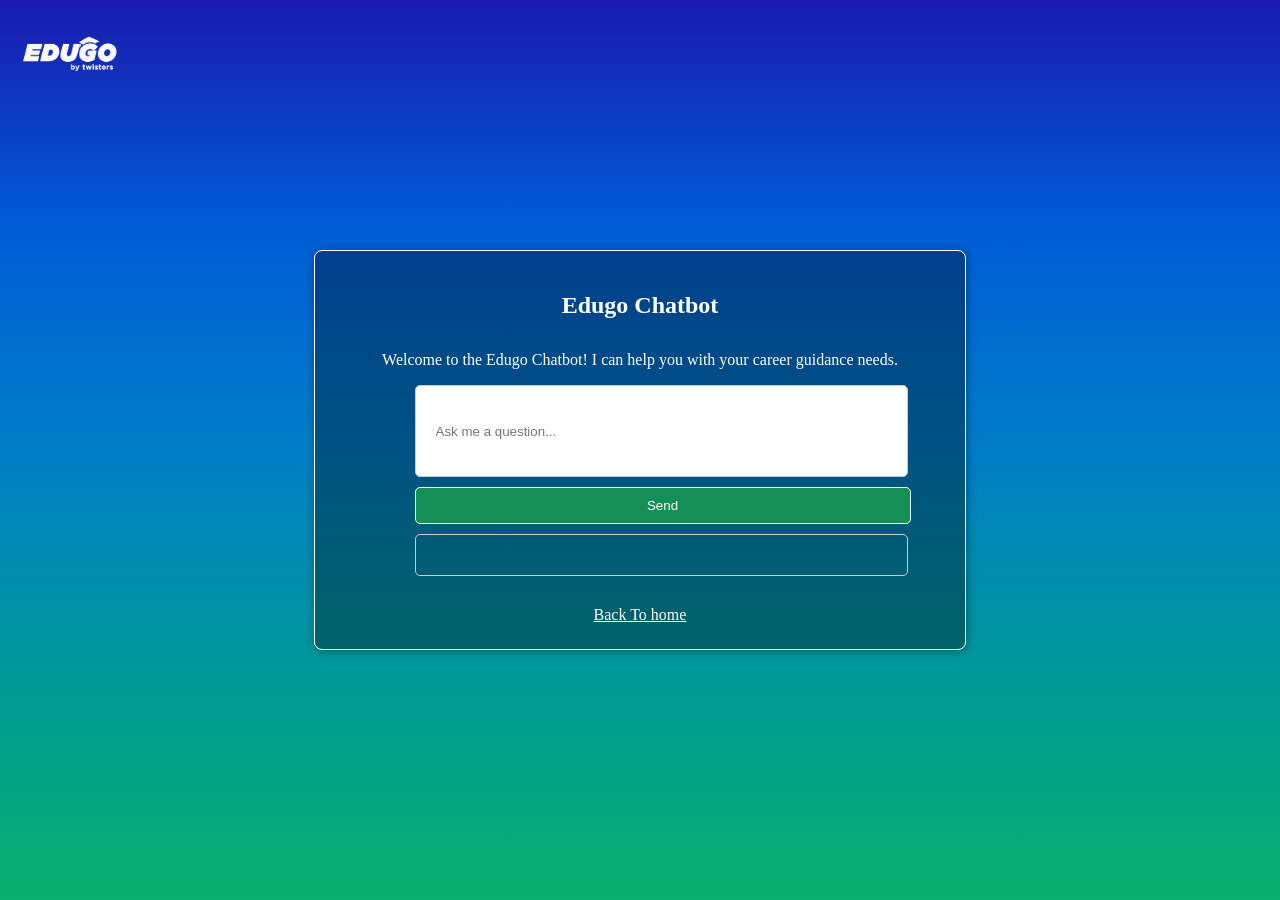
<file: bot.html>
<!DOCTYPE html>
<html>
<head>
  <title>Edugo Chatbot</title>
  <link rel="stylesheet" href="Assets/bot.css">
</head>
<body>
    <img src="Assets/Images/white-logo.png" alt="logo" class="white-logo">
    <div class="container">
      <h1>Edugo Chatbot</h1>
      <p>Welcome to the Edugo Chatbot! I can help you with your career guidance needs.</p>
      <div id="chatbot">
        <input type="text" id="user-input" placeholder="Ask me a question..." size="50">
        <button type="button" id="send-button">Send</button>
        <div id="chatbot-response"></div>
      </div>
      <a href="index.html" style="color: white; margin-top: 30px;">Back To home</a>
    </div>
  </body>
</html>

  <script>
    const chatbotResponse = document.getElementById('chatbot-response');

// Add an event listener to the send button
document.getElementById('send-button').addEventListener('click', function() {
  // Get the user input
  const userInput = document.getElementById('user-input').value;

  // Clear the user input
  document.getElementById('user-input').value = '';

  // Send the user input to the chatbot
  const response = getChatbotResponse(userInput);

  // Display the chatbot response
  chatbotResponse.innerHTML = response;
});

// Get the chatbot response
function getChatbotResponse(userInput) {
  // TODO: Implement this function to return a chatbot response based on the user input
  return 'This is a sample chatbot response.';
}
</script>
</body>
</html>
</file>
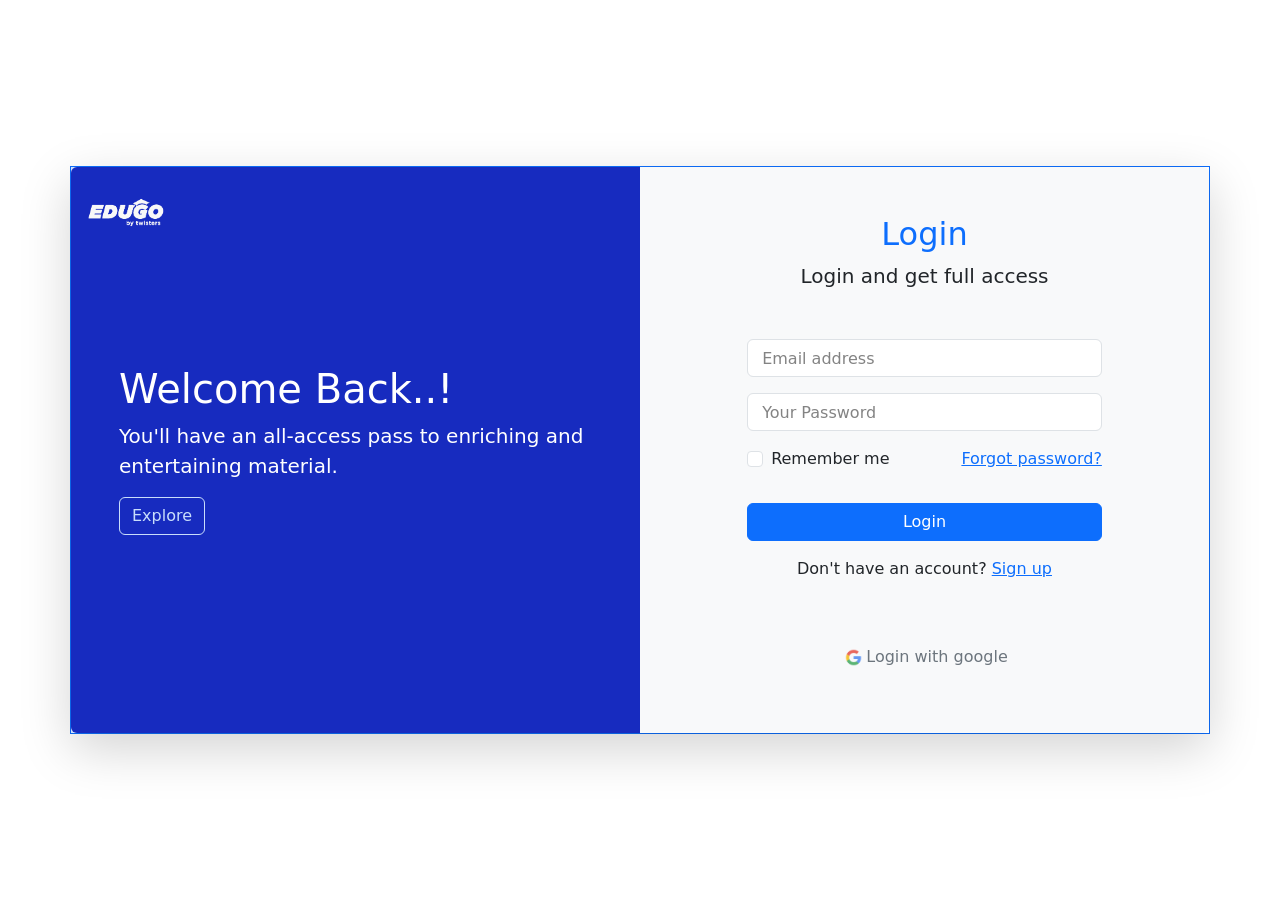
<file: login.html>
<!DOCTYPE html>
<html lang="en" >
<head>
    <meta charset="UTF-8">
    <meta name="viewport" content="width=device-width, initial-scale=1.0">
    <title>Login Form</title>
    <link rel="stylesheet" href="Assets/login.css">
    <!-- ------Bootstrap------- -->
    <link rel="stylesheet" href="https://cdn.jsdelivr.net/npm/bootstrap@5.3.2/dist/css/bootstrap.min.css">
    <script src="https://cdn.jsdelivr.net/npm/bootstrap@5.3.2/dist/js/bootstrap.bundle.min.js"></script>
</head>
<body class="vw-100 vw-sm-100 vh-100 d-flex justify-content-center align-items-center" style="position: relative;">
    <div class="container d-flex justify-content-center align-items-center p-0  vh-75 border border-primary">
        <div class="row shadow-lg w-100 h-100">
            <div class="col-md-6 col-lg-6 col-xl-6 p-5 d-flex  justify-content-center align-items-start flex-column rounded-start-2" style="position: relative;background-color:rgb(26, 26, 175) ;">
                <img src="Assets/Images/white-logo.png" class="h6 text-white position-absolute" style="z-index: 999999; left: 15px; top: 15px; width: 80px;" />
                <div class="bg-primary w-100 h-100" style="opacity: 0.2; position: absolute; z-index: 99999; left: 0;"></div>
                <p class="h1 text-white" style="z-index: 99999;">Welcome Back..!</p>
                <p class="lead text-white" style="z-index: 99999;"> You'll have an all-access pass to enriching and entertaining material.</p>
                <a href="index.html" style=" text-decoration: none;"><button type="button" class="btn btn-outline-light" style="z-index: 99999;">Explore</button></a>
            </div>
            <div class="col-md-6 col-lg-6 col-xl-6 bg-body-tertiary p-5 d-flex justify-content-center align-items-center rounded-end-2 position-relative">
                <div class="spinner-grow spinner-grow-sm text-primary position-absolute" style="top: 10px; right: 10px;"></div>
                <form action="/" class="w-75">
                    <div class="heading mb-5">
                        <h2 class="text-center text-primary">Login</h2>
                        <p class="lead text-center fw-light">Login and get full access</p>
                    </div>
                    <div class="mb-3 mt- w-100 position-relative">
                        <input type="email" class="form-control" id="email" placeholder="" name="email" required>
                        <label for="email" class="form-label labelName position-absolute" >Email address</label>
                    </div>
                    <div class="mb-3 w-100 position-relative">
                        <input type="password" class="form-control" id="pwd" placeholder="" name="pswd" required>
                        <label for="pwd" class="form-label  labelName position-absolute">Your Password</label>
                    </div>
                    <div class="form-check mb-3 w-100">
                        <label class="form-check-label d-flex justify-content-between w-100">
                            <div class="flex-grow-1">
                                <input class="form-check-input" type="checkbox" name="remember" required>
                                <p> Remember me</p>
                            </div>
                            <a class="link-opacity-100 fs- fw-lighter" href="#">Forgot password?</a></p>
                        </label>
                    </div>
                    <div class="d-grid gap-2 col-12 mx-auto">
                        <button class="btn btn-primary" type="button">Login</button>
                        <p class="text-center mt-2 fs-6 fw-lighter">Don't have an account? <a class="link-opacity-100" href="signup.html">Sign up</a></p>
                    </div>
                    <div class="d-flex col-12 w-100 mt-5  justify-content-center text-secondary social">
                        <img src="Assets/Images/Google-logo.png" alt="google" width="25px" height="25px">
                        <p class="">Login with google</p>
                    </div>
                </form>
            </div>
        </div>
    </div>
</body>
</html>
</file>
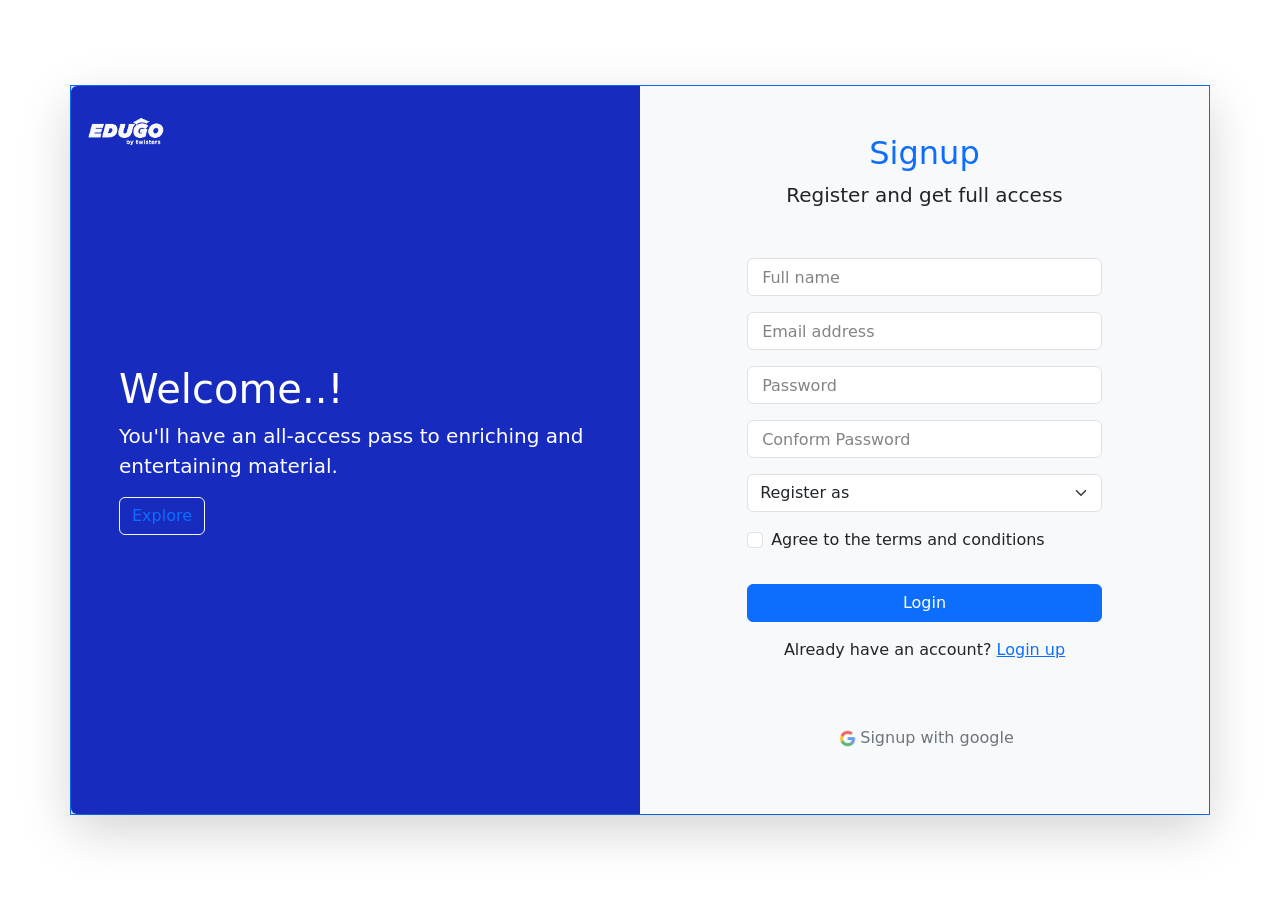
<file: signup.html>
<!DOCTYPE html>
<html lang="en" >
<head>
    <meta charset="UTF-8">
    <meta name="viewport" content="width=device-width, initial-scale=1.0">
    <title>Login Form</title>
    <link rel="stylesheet" href="Assets/login.css">
    <!-- ------Bootstrap------- -->
    <link rel="stylesheet" href="https://cdn.jsdelivr.net/npm/bootstrap@5.3.2/dist/css/bootstrap.min.css">
    <script src="https://cdn.jsdelivr.net/npm/bootstrap@5.3.2/dist/js/bootstrap.bundle.min.js"></script>
</head>
<body class="vw-100 vw-sm-100 vh-100 d-flex justify-content-center align-items-center" style="position: relative;">
    <div class="container d-flex justify-content-center align-items-center p-0  vh-75 border border-primary">
        <div class="row shadow-lg w-100 h-100">
            <div class="col-md-6 col-lg-6 col-xl-6 p-5 d-flex  justify-content-center align-items-start flex-column rounded-start-2" style="position: relative;background-color:rgb(26, 26, 175) ;">
                <img src="Assets/Images/white-logo.png" class="h6 text-white position-absolute" style="z-index: 999999; left: 15px; top: 15px; width: 80px;" />
                <div class="bg-primary w-100 h-100" style="opacity: 0.2; position: absolute; z-index: 99999; left: 0;"></div>
                <p class="h1 text-white" style="z-index: 99999;">Welcome..!</p>
                <p class="lead text-white" style="z-index: 99999;"> You'll have an all-access pass to enriching and entertaining material.</p>
                <button type="button" class="btn btn-outline-light" style="z-index: 99999;"><a href="index.html" style=" text-decoration: none;">Explore</a></button>
            </div>
            <div class="col-md-6 col-lg-6 col-xl-6 bg-body-tertiary p-5 d-flex justify-content-center align-items-center rounded-end-2 position-relative">
                <div class="spinner-grow spinner-grow-sm text-primary position-absolute" style="top: 10px; right: 10px;"></div>
                <form action="/" class="w-75">
                    <div class="heading mb-5">
                        <h2 class="text-center text-primary">Signup</h2>
                        <p class="lead text-center fw-light">Register and get full access</p>
                    </div>
                    <div class="mb-3 mt- w-100 position-relative">
                        <input type="text" class="form-control" id="name" placeholder="" name="name" required>
                        <label for="text" class="form-label labelName position-absolute" >Full name</label>
                    </div>
                    <div class="mb-3 mt- w-100 position-relative">
                        <input type="email" class="form-control" id="email" placeholder="" name="email" required>
                        <label for="email" class="form-label labelName position-absolute" >Email address</label>
                    </div>
                    <div class="mb-3 w-100 position-relative">
                        <input type="password" class="form-control" id="pwd" placeholder="" name="pswd" required>
                        <label for="pwd" class="form-label  labelName position-absolute">Password</label>
                    </div>
                    <div class="mb-3 w-100 position-relative">
                        <input type="password" class="form-control" id="pwd" placeholder="" name="pswd" required>
                        <label for="pwd" class="form-label  labelName position-absolute">Conform Password</label>
                    </div>
                    <div class="mb-3 w-100 position-relative">
                        <select class="form-select" aria-label="Default select example">
                            <option selected>Register as</option>
                            <option value="1">Candidate</option>
                            <option value="2">Mentor</option>
                          </select>
                    </div>
                   
                    <div class="form-check mb-3 w-100">
                        <label class="form-check-label d-flex justify-content-between w-100">
                            <div class="flex-grow-1">
                                <input class="form-check-input" type="checkbox" name="remember" required>
                                <p> Agree to the terms and conditions</p>
                            </div>
                            </label>
                    </div>
                    <div class="d-grid gap-2 col-12 mx-auto">
                        <button class="btn btn-primary" type="button">Login</button>
                        <p class="text-center mt-2 fs-6 fw-lighter">Already have an account? <a class="link-opacity-100" href="login.html">Login up</a></p>
                    </div>
                    <div class="d-flex col-12 w-100 mt-5  justify-content-center text-secondary social">
                        <img src="Assets/Images/Google-logo.png" alt="google" width="25px" height="25px">
                        <p class="">Signup with google</p>
                    </div>
                </form>
            </div>
        </div>
    </div>
</body>
</html>
</file>
<file: Assets/bot.css>
body{
    height: 100vh;
    background-image: linear-gradient(to bottom, #1a1aaf, #005cd7, #007ec7, #009998, #08af6d);
display: flex;
align-items: center;
justify-content: center;
margin: 0;
}

.white-logo {
position: absolute;
top: 15px;
left: 20px;
width: 100px;
height: 80px;
}

.container {
    background-color: #00030759;
width: 90%; /* Adjust to your preference for responsiveness */
max-width: 600px; /* Maximum width for larger screens */
padding: 25px;
display: flex;
flex-direction: column;
align-items: center;
justify-content: center;
text-align: center;
border: 1px solid white;
border-radius: 8px;
box-shadow: 1px 1px 10px rgba(0, 0, 0, 0.37);
}

h1 {
font-size: 24px;
color: white;
}

p {
font-size: 16px;
color: white;
}

#chatbot {
display: flex;
flex-direction: column;
gap: 10px;
}

#user-input {
width: 100%; /* Full-width input */
max-width: 600px; /* Limit input width on larger screens */
height: 50px;
padding: 20px;
border: 1px solid #ccc;
border-radius: 5px;
outline: none;
transition: 0.3s ease;
}

#send-button {
background: rgb(20, 143, 85);
color: #FFF;
padding: 10px 20px;
border: 1px solid white;
border-radius: 5px;
cursor: pointer;
width: 110%;
}

#send-button:hover {
background-color: rgb(31, 158, 99);
}

#chatbot-response {
text-align: center;
padding: 20px;
border: 1px solid #ccc;
border-radius: 5px;
width: 100%; 
max-width: 600px; 
color: white;
}


@media (max-width: 768px) {
.container {
  width: 80%;
}
#user-input{
width: 90%;
}
#chatbot-response{
    width: 90%;  
}
#send-button{
    width: 100%;
}

}
</file>
<file: Assets/login.css>
body{
    background-position: center;
    background-repeat: no-repeat;
    background-size: cover;
    backdrop-filter: blur(5px);
}
 .labelName{
    color: rgba(88, 88, 88, 0.74);
    top: 8px;
    left:15px;
    transition: all 0.3s;
} 
a:hover{
    color: blue;
}
#email:focus ~ .labelName, #pwd:focus ~ .labelName {
    top:-13px;
    letter-spacing: 1.5px;
    padding:0 2px;
    background:white;
    font-size: 11px;
    color: #377de6;
}
#email:valid ~ .labelName, #pwd:valid ~ .labelName {
    top:-13px;
    letter-spacing: 1.5px;
    padding:0 2px;
    background:linear-gradient(180deg, rgba(43,48,53,1) 61%, rgba(30,34,40,1) 85%);
    font-size: 13px;
    color:#198754;
}
.social{
    cursor: pointer;
}
.social img{
    opacity: 0.8;
}
</file>
